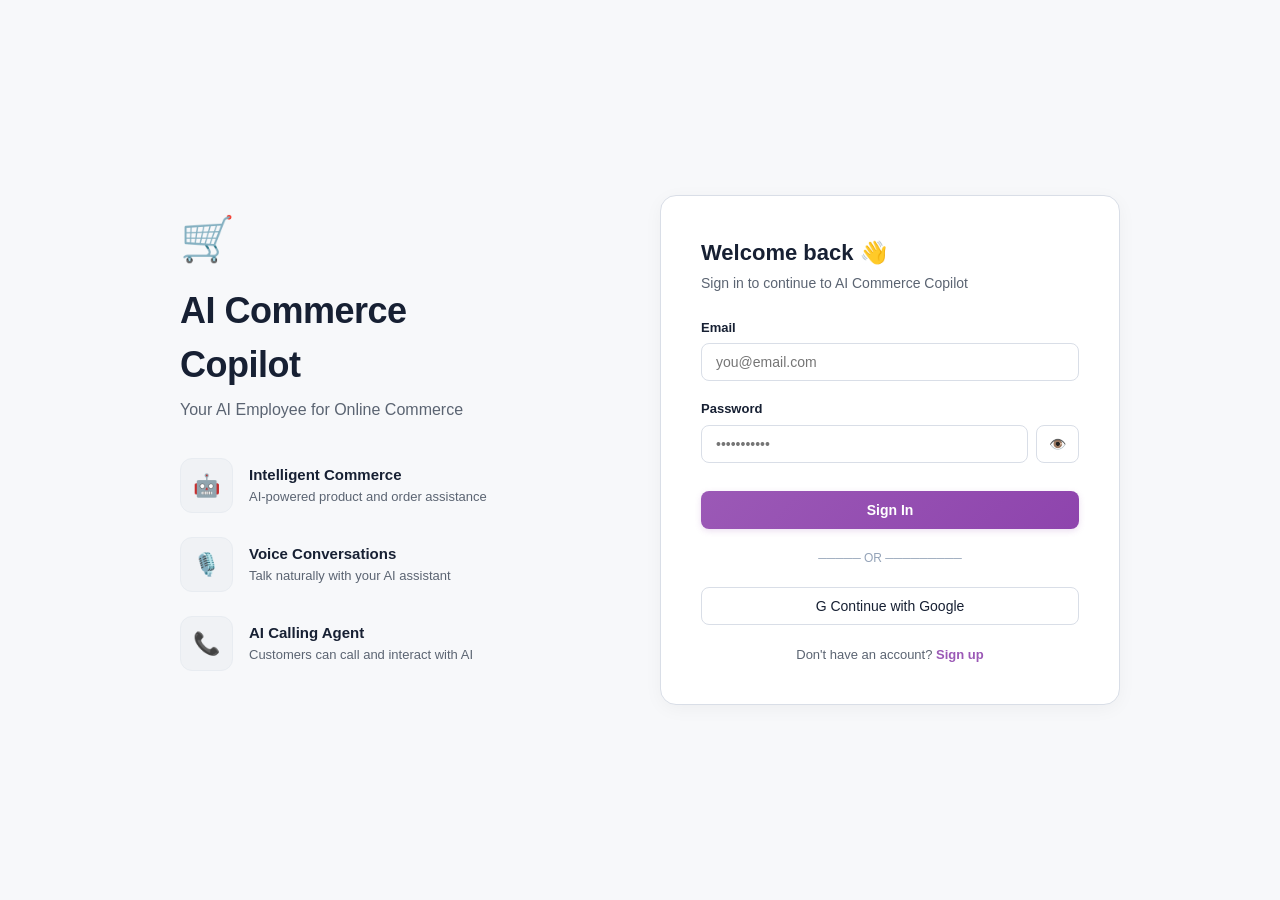
<file: templates/login.html>
<!DOCTYPE html>
<html lang="en">
<head>
    <meta charset="UTF-8">
    <meta name="viewport" content="width=device-width, initial-scale=1.0">
    <title>AI Commerce Copilot — Login</title>
    <link rel="stylesheet" href="/static/css/style.css">
</head>
<body>
    <div class="auth-wrapper">
        <div class="auth-layout">
            <!-- Left Side: Branding -->
            <div class="auth-branding">
                <div class="logo-icon">🛒</div>
                <h1>AI Commerce<br>Copilot</h1>
                <p class="subtitle">Your AI Employee for Online Commerce</p>
                
                <div class="auth-feature-item">
                    <div class="auth-feature-icon">🤖</div>
                    <div class="auth-feature-text">
                        <h4>Intelligent Commerce</h4>
                        <p>AI-powered product and order assistance</p>
                    </div>
                </div>

                <div class="auth-feature-item">
                    <div class="auth-feature-icon">🎙️</div>
                    <div class="auth-feature-text">
                        <h4>Voice Conversations</h4>
                        <p>Talk naturally with your AI assistant</p>
                    </div>
                </div>

                <div class="auth-feature-item">
                    <div class="auth-feature-icon">📞</div>
                    <div class="auth-feature-text">
                        <h4>AI Calling Agent</h4>
                        <p>Customers can call and interact with AI</p>
                    </div>
                </div>
            </div>

            <!-- Right Side: Auth Card -->
            <div class="auth-card">
                <!-- Login View -->
                <div id="login-view">
                    <h2>Welcome back 👋</h2>
                    <p class="card-desc">Sign in to continue to AI Commerce Copilot</p>
                    
                    <div id="auth-alert" style="display:none; padding:10px 14px; margin-bottom:16px; border-radius:8px; font-size:13px;"></div>

                    <form id="login-form">
                        <div class="form-group">
                            <label for="login-email">Email</label>
                            <input type="email" id="login-email" class="form-control" placeholder="you@email.com" required>
                        </div>
                        <div class="form-group">
                            <label for="login-password">Password</label>
                            <div style="display:flex; gap:8px;">
                                <input type="password" id="login-password" class="form-control" placeholder="•••••••••••" required>
                                <button type="button" class="btn-secondary" style="width: auto; padding: 0 12px;" onclick="togglePassword('login-password')">👁️</button>
                            </div>
                        </div>
                        <button type="submit" class="btn-primary" style="margin-top:10px;">Sign In</button>
                    </form>

                    <div class="auth-divider">───── OR ─────────</div>
                    <button class="btn-secondary" onclick="alert('Google Auth is not configured in .env')">G Continue with Google</button>
                    
                    <p style="text-align: center; font-size: 13px; margin-top: 20px; color: var(--text-muted);">
                        Don't have an account? <a href="#" onclick="showView('signup-view')" style="color: var(--purple-primary); font-weight: 600; text-decoration: none;">Sign up</a>
                    </p>
                </div>

                <!-- Signup View -->
                <div id="signup-view" style="display: none;">
                    <h2>Create your account</h2>
                    <p class="card-desc">Start managing your business with AI Copilot</p>

                    <form id="signup-form">
                        <div class="form-group">
                            <label for="signup-name">Full Name</label>
                            <input type="text" id="signup-name" class="form-control" placeholder="Enter your name" required>
                        </div>
                        <div class="form-group">
                            <label for="signup-email">Email</label>
                            <input type="email" id="signup-email" class="form-control" placeholder="Enter your email" required>
                        </div>
                        <div class="form-group">
                            <label for="signup-password">Password</label>
                            <input type="password" id="signup-password" class="form-control" placeholder="Create password" required>
                        </div>
                        <div class="form-group">
                            <label for="signup-confirm">Confirm Password</label>
                            <input type="password" id="signup-confirm" class="form-control" placeholder="Confirm password" required>
                        </div>
                        <button type="submit" class="btn-primary" style="margin-top:10px;">Create Account</button>
                    </form>

                    <p style="text-align: center; font-size: 13px; margin-top: 20px; color: var(--text-muted);">
                        Already have an account? <a href="#" onclick="showView('login-view')" style="color: var(--purple-primary); font-weight: 600; text-decoration: none;">Log in</a>
                    </p>
                </div>
            </div>
        </div>
    </div>

    <script>
        function showView(viewId) {
            document.getElementById('login-view').style.display = 'none';
            document.getElementById('signup-view').style.display = 'none';
            document.getElementById(viewId).style.display = 'block';
            document.getElementById('auth-alert').style.display = 'none';
        }

        function togglePassword(inputId) {
            const input = document.getElementById(inputId);
            input.type = input.type === 'password' ? 'text' : 'password';
        }

        function showAlert(msg, isError = true) {
            const alert = document.getElementById('auth-alert');
            alert.style.display = 'block';
            alert.style.backgroundColor = isError ? '#FEF2F2' : '#F0FDF4';
            alert.style.color = isError ? '#DC2626' : '#16A34A';
            alert.style.border = isError ? '1px solid #FECACA' : '1px solid #BBF7D0';
            alert.textContent = msg;
        }

        document.getElementById('login-form').addEventListener('submit', async (e) => {
            e.preventDefault();
            const email = document.getElementById('login-email').value;
            const password = document.getElementById('login-password').value;

            const res = await fetch('/api/login', {
                method: 'POST',
                headers: { 'Content-Type': 'application/json' },
                body: JSON.stringify({ email, password })
            });

            const data = await res.json();
            if (data.success) {
                window.location.href = '/';
            } else {
                showAlert(data.message, true);
            }
        });

        document.getElementById('signup-form').addEventListener('submit', async (e) => {
            e.preventDefault();
            const name = document.getElementById('signup-name').value;
            const email = document.getElementById('signup-email').value;
            const password = document.getElementById('signup-password').value;
            const confirm = document.getElementById('signup-confirm').value;

            if (password !== confirm) {
                showAlert('Passwords do not match.', true);
                return;
            }

            const res = await fetch('/api/signup', {
                method: 'POST',
                headers: { 'Content-Type': 'application/json' },
                body: JSON.stringify({ name, email, password })
            });

            const data = await res.json();
            if (data.success) {
                showAlert('Account created! Redirecting...', false);
                setTimeout(() => window.location.href = '/', 1200);
            } else {
                showAlert(data.message, true);
            }
        });
    </script>
</body>
</html>
</file>
<file: static/css/style.css>
/* ============================================================
   DESIGN TOKENS & RESET
   ============================================================ */
:root {
    --bg-main: #F7F8FA;
    --bg-card: #FFFFFF;
    --bg-sidebar: #FFFFFF;
    --text-navy: #172033;
    --text-muted: #5B6472;
    --border-light: #D9DEE7;
    --border-subtle: #E8ECF1;
    --purple-primary: #9b59b6;
    --purple-hover: #8e44ad;
    --purple-gradient: linear-gradient(135deg, #9b59b6, #8e44ad);
    --shadow-card: 0 4px 12px rgba(0, 0, 0, 0.04);
    --shadow-sm: 0 1px 3px rgba(0, 0, 0, 0.03);
    --radius-lg: 12px;
    --radius-md: 8px;
    --radius-sm: 6px;
    --font-family: -apple-system, BlinkMacSystemFont, "Segoe UI", Roboto, Helvetica, Arial, sans-serif;
}

* {
    box-sizing: border-box;
    margin: 0;
    padding: 0;
}

body {
    font-family: var(--font-family);
    background-color: var(--bg-main);
    color: var(--text-navy);
    line-height: 1.5;
    -webkit-font-smoothing: antialiased;
}

/* ============================================================
   AUTH PAGES (LOGIN / SIGNUP)
   ============================================================ */
.auth-wrapper {
    min-height: 100vh;
    display: flex;
    align-items: center;
    justify-content: center;
    padding: 20px;
    background-color: var(--bg-main);
}

.auth-layout {
    display: grid;
    grid-template-columns: 1fr 1fr;
    gap: 40px;
    max-width: 960px;
    width: 100%;
    align-items: center;
}

.auth-branding {
    padding: 20px;
}

.auth-branding .logo-icon {
    font-size: 44px;
    margin-bottom: 12px;
}

.auth-branding h1 {
    font-size: 36px;
    font-weight: 800;
    color: var(--text-navy);
    letter-spacing: -0.5px;
    margin-bottom: 6px;
}

.auth-branding p.subtitle {
    font-size: 16px;
    color: var(--text-muted);
    margin-bottom: 36px;
}

.auth-feature-item {
    display: flex;
    align-items: center;
    gap: 16px;
    margin-bottom: 24px;
}

.auth-feature-icon {
    font-size: 22px;
    background: #F0F2F5;
    border: 1px solid var(--border-subtle);
    border-radius: var(--radius-lg);
    padding: 10px 12px;
}

.auth-feature-text h4 {
    font-size: 15px;
    font-weight: 600;
    color: var(--text-navy);
}

.auth-feature-text p {
    font-size: 13px;
    color: var(--text-muted);
}

.auth-card {
    background-color: var(--bg-card);
    border: 1px solid var(--border-light);
    border-radius: 16px;
    box-shadow: 0 4px 20px -2px rgba(0, 0, 0, 0.05);
    padding: 40px;
    width: 100%;
}

.auth-card h2 {
    font-size: 22px;
    font-weight: 700;
    color: var(--text-navy);
    margin-bottom: 4px;
}

.auth-card p.card-desc {
    font-size: 14px;
    color: var(--text-muted);
    margin-bottom: 24px;
}

.form-group {
    margin-bottom: 18px;
}

.form-group label {
    display: block;
    font-size: 13px;
    font-weight: 600;
    color: var(--text-navy);
    margin-bottom: 6px;
}

.form-control {
    width: 100%;
    padding: 10px 14px;
    font-size: 14px;
    color: var(--text-navy);
    background-color: var(--bg-card);
    border: 1px solid var(--border-light);
    border-radius: var(--radius-md);
    outline: none;
    transition: border-color 0.2s, box-shadow 0.2s;
}

.form-control:focus {
    border-color: var(--purple-primary);
    box-shadow: 0 0 0 3px rgba(155, 89, 182, 0.12);
}

.btn-primary {
    width: 100%;
    padding: 11px 16px;
    font-size: 14px;
    font-weight: 600;
    color: #FFFFFF;
    background: var(--purple-gradient);
    border: none;
    border-radius: var(--radius-md);
    cursor: pointer;
    box-shadow: 0 2px 6px rgba(155, 89, 182, 0.2);
    transition: all 0.2s ease;
}

.btn-primary:hover {
    box-shadow: 0 4px 12px rgba(155, 89, 182, 0.3);
    opacity: 0.95;
}

.btn-secondary {
    width: 100%;
    padding: 10px 16px;
    font-size: 14px;
    font-weight: 500;
    color: var(--text-navy);
    background-color: var(--bg-card);
    border: 1px solid var(--border-light);
    border-radius: var(--radius-md);
    cursor: pointer;
    transition: background 0.2s, border-color 0.2s;
}

.btn-secondary:hover {
    background-color: #F0F2F5;
    border-color: #C5CBD5;
}

.auth-divider {
    text-align: center;
    color: #94A3B8;
    font-size: 12px;
    margin: 20px 0;
    position: relative;
}

/* ============================================================
   MAIN DASHBOARD LAYOUT
   ============================================================ */
.app-container {
    display: flex;
    min-height: 100vh;
}

.sidebar {
    width: 300px;
    background-color: var(--bg-sidebar);
    border-right: 1px solid var(--border-subtle);
    padding: 24px;
    display: flex;
    flex-direction: column;
    gap: 24px;
    flex-shrink: 0;
}

.sidebar-header h2 {
    font-size: 20px;
    font-weight: 700;
    color: var(--text-navy);
    display: flex;
    align-items: center;
    gap: 8px;
}

.sidebar-header p {
    font-size: 13px;
    color: var(--text-muted);
    margin-top: 4px;
}

.sidebar-section h3 {
    font-size: 14px;
    font-weight: 700;
    color: var(--text-navy);
    text-transform: uppercase;
    letter-spacing: 0.5px;
    margin-bottom: 12px;
}

.capability-list {
    list-style: none;
    display: flex;
    flex-direction: column;
    gap: 8px;
    font-size: 13px;
    color: var(--text-navy);
}

.metric-grid {
    display: grid;
    grid-template-columns: 1fr 1fr;
    gap: 10px;
}

.metric-card {
    background-color: var(--bg-main);
    border: 1px solid var(--border-subtle);
    border-radius: var(--radius-md);
    padding: 10px 12px;
}

.metric-card .label {
    font-size: 11px;
    color: var(--text-muted);
    font-weight: 500;
}

.metric-card .value {
    font-size: 18px;
    font-weight: 700;
    color: var(--text-navy);
}

.order-state-box {
    background-color: #F0F2F5;
    border: 1px solid var(--border-subtle);
    border-radius: var(--radius-md);
    padding: 10px;
    font-family: monospace;
    font-size: 12px;
    color: var(--text-navy);
    max-height: 140px;
    overflow-y: auto;
    white-space: pre-wrap;
}

.main-content {
    flex: 1;
    padding: 30px 40px;
    display: flex;
    flex-direction: column;
    gap: 24px;
    overflow-y: auto;
}

.top-header {
    display: flex;
    align-items: center;
    justify-content: space-between;
}

.header-title h1 {
    font-size: 32px;
    font-weight: 800;
    color: var(--text-navy);
}

.header-title p {
    font-size: 15px;
    color: var(--text-muted);
}

.profile-card {
    background-color: var(--bg-card);
    border: 1px solid var(--border-light);
    border-radius: var(--radius-lg);
    padding: 10px 16px;
    display: flex;
    align-items: center;
    gap: 16px;
    box-shadow: var(--shadow-sm);
}

.profile-info .name {
    font-size: 14px;
    font-weight: 600;
    color: var(--text-navy);
}

.profile-info .email {
    font-size: 12px;
    color: var(--text-muted);
}

.btn-logout {
    padding: 6px 12px;
    font-size: 12px;
    font-weight: 600;
    color: #DC2626;
    background-color: #FEF2F2;
    border: 1px solid #FCA5A5;
    border-radius: var(--radius-sm);
    cursor: pointer;
    transition: background 0.2s;
}

.btn-logout:hover {
    background-color: #FEE2E2;
}

/* ============================================================
   TABS NAVIGATION
   ============================================================ */
.tabs-nav {
    display: flex;
    background-color: var(--bg-card);
    border: 1px solid var(--border-subtle);
    border-radius: var(--radius-lg);
    padding: 4px;
    gap: 4px;
    width: fit-content;
    box-shadow: var(--shadow-sm);
}

.tab-btn {
    padding: 8px 20px;
    font-size: 14px;
    font-weight: 500;
    color: var(--text-muted);
    background: transparent;
    border: none;
    border-radius: var(--radius-md);
    cursor: pointer;
    transition: all 0.2s ease;
}

.tab-btn.active {
    color: var(--text-navy);
    background-color: var(--bg-main);
    font-weight: 600;
}

.tab-content {
    display: none;
}

.tab-content.active {
    display: block;
}

/* ============================================================
   ORDERS TAB
   ============================================================ */
.orders-grid {
    display: flex;
    flex-direction: column;
    gap: 14px;
}

.order-card {
    background-color: var(--bg-card);
    border: 1px solid var(--border-subtle);
    border-radius: var(--radius-lg);
    padding: 16px 20px;
    display: grid;
    grid-template-columns: 2fr 4fr 2fr;
    align-items: center;
    box-shadow: var(--shadow-sm);
}

.order-card .order-id {
    font-size: 18px;
    font-weight: 700;
    color: var(--text-navy);
}

.order-card .order-date {
    font-size: 13px;
    color: var(--text-muted);
}

.order-card .product-title {
    font-size: 15px;
    font-weight: 600;
    color: var(--text-navy);
}

.order-card .product-meta {
    font-size: 13px;
    color: var(--text-muted);
}

.badge {
    display: inline-block;
    padding: 4px 10px;
    font-size: 12px;
    font-weight: 600;
    border-radius: 20px;
    text-align: center;
    width: fit-content;
}

.badge-placed { background: #ECFDF5; color: #059669; border: 1px solid #A7F3D0; }
.badge-shipped { background: #EFF6FF; color: #2563EB; border: 1px solid #BFDBFE; }
.badge-delivery { background: #FFFBEB; color: #D97706; border: 1px solid #FDE68A; }
.badge-cancelled { background: #FEF2F2; color: #DC2626; border: 1px solid #FECACA; }
.badge-delivered { background: #F0FDF4; color: #16A34A; border: 1px solid #BBF7D0; }

/* ============================================================
   AI ASSISTANT TAB (CHAT UI)
   ============================================================ */
.chat-container {
    background-color: var(--bg-card);
    border: 1px solid var(--border-subtle);
    border-radius: var(--radius-lg);
    padding: 20px;
    display: flex;
    flex-direction: column;
    height: 520px;
    box-shadow: var(--shadow-sm);
}

.chat-history {
    flex: 1;
    overflow-y: auto;
    display: flex;
    flex-direction: column;
    gap: 14px;
    padding-right: 8px;
}

.chat-message {
    display: flex;
    gap: 12px;
    max-width: 80%;
}

.chat-message.user {
    align-self: flex-end;
    flex-direction: row-reverse;
}

.chat-message.assistant {
    align-self: flex-start;
}

.chat-message .avatar {
    width: 32px;
    height: 32px;
    border-radius: 50%;
    display: flex;
    align-items: center;
    justify-content: center;
    font-size: 16px;
    background-color: #F0F2F5;
    flex-shrink: 0;
}

.chat-message .bubble {
    background-color: #F7F8FA;
    border: 1px solid var(--border-subtle);
    border-radius: 12px;
    padding: 12px 16px;
    font-size: 14px;
    color: var(--text-navy);
    white-space: pre-wrap;
}

.chat-message.user .bubble {
    background: var(--purple-gradient);
    color: #FFFFFF;
    border: none;
}

.suggestion-chips {
    display: flex;
    gap: 8px;
    flex-wrap: wrap;
    margin-bottom: 12px;
}

.chip {
    background-color: #F0F2F5;
    border: 1px solid var(--border-subtle);
    border-radius: 20px;
    padding: 6px 14px;
    font-size: 12px;
    color: var(--text-navy);
    cursor: pointer;
    transition: background 0.2s;
}

.chip:hover {
    background-color: #E2E8F0;
}

.chat-input-bar {
    display: flex;
    gap: 10px;
    margin-top: 12px;
}

.chat-input-bar input {
    flex: 1;
}

/* ============================================================
   VOICE AI TAB
   ============================================================ */
.voice-section {
    background-color: var(--bg-card);
    border: 1px solid var(--border-subtle);
    border-radius: var(--radius-lg);
    padding: 24px;
    margin-bottom: 20px;
    box-shadow: var(--shadow-sm);
}

.mic-container {
    display: flex;
    flex-direction: column;
    align-items: center;
    gap: 16px;
    padding: 30px;
}

.mic-btn {
    width: 80px;
    height: 80px;
    border-radius: 50%;
    background: var(--purple-gradient);
    border: none;
    color: white;
    font-size: 32px;
    cursor: pointer;
    box-shadow: 0 4px 15px rgba(155, 89, 182, 0.3);
    transition: transform 0.2s, box-shadow 0.2s;
    display: flex;
    align-items: center;
    justify-content: center;
}

.mic-btn:hover {
    transform: scale(1.05);
}

.mic-btn.recording {
    background: #DC2626;
    animation: pulse 1.5s infinite;
}

@keyframes pulse {
    0% { box-shadow: 0 0 0 0 rgba(220, 38, 38, 0.4); }
    70% { box-shadow: 0 0 0 20px rgba(220, 38, 38, 0); }
    100% { box-shadow: 0 0 0 0 rgba(220, 38, 38, 0); }
}

@media (max-width: 768px) {
    .app-container { flex-direction: column; }
    .sidebar { width: 100%; }
    .auth-layout { grid-template-columns: 1fr; }
}
</file>
